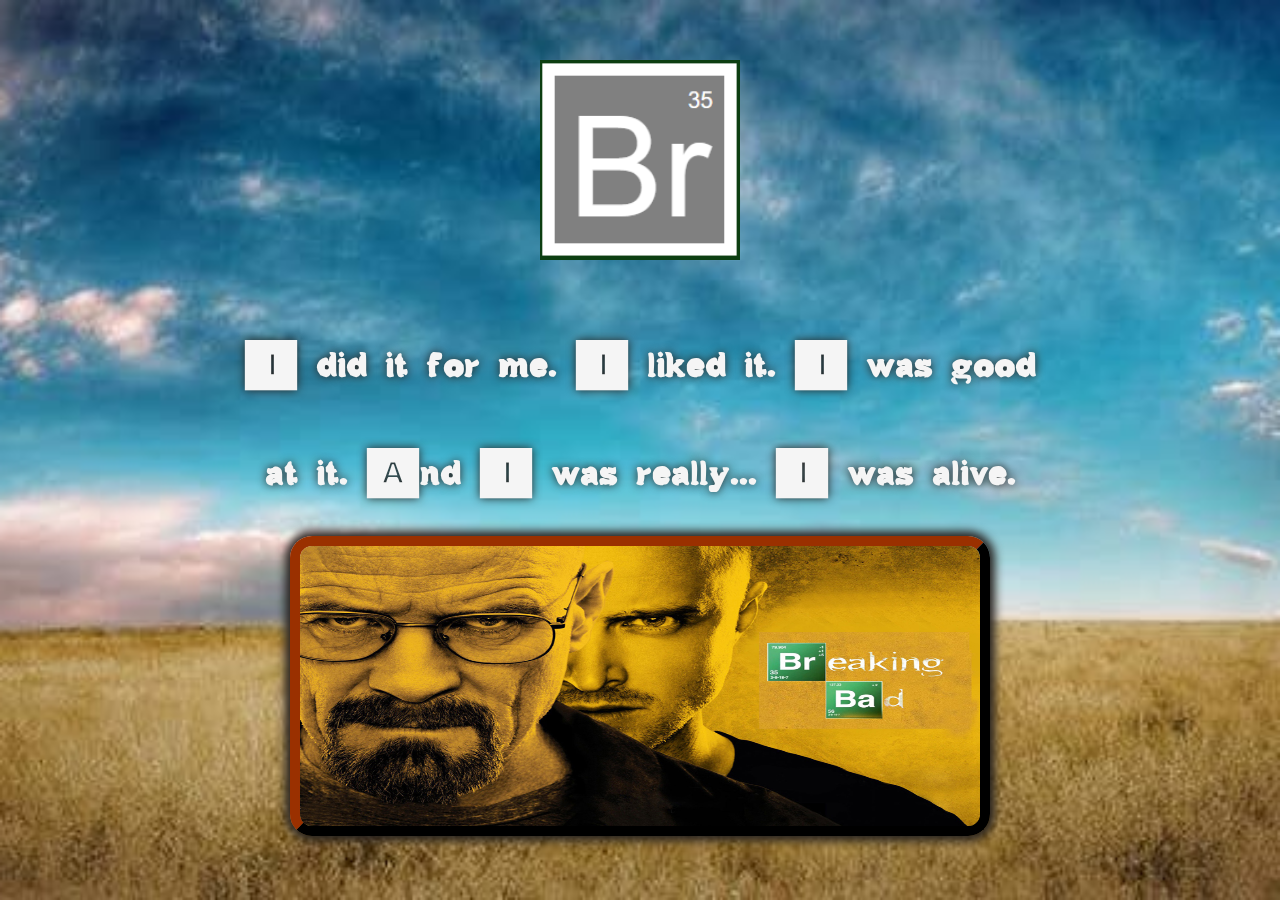
<file: index.html>
<!DOCTYPE html>
<html lang="es" class="bg-image">
  <head>
    <meta charset="UTF-8" />
    <meta name="viewport" content="width=device-width, initial-scale=1.0" />
    <link rel="icon" href="./IMG/icon.png" />
    <link rel="stylesheet" href="./css/styles.css" />
    <meta name="robots" content="index, follow" />
    <title>Breaking Bad</title>
  </head>
  <body>
    <header class="header_one">
      <img src="./IMG/logo.PNG" alt="Logo de Breaking Bad" />
      <h3 class="index-quote">
        I did it for me. I liked it. I was good at it. And I was really... I was
        alive.
      </h3>
    </header>
    <section>
      <img class="poster" src="./IMG/poster.jpg" usemap="#image-map" />

      <map name="image-map">
        <area
          target="_blank"
          alt="formulario"
          title="formulario"
          href="formulario.html"
          coords="450,140,640,95"
          shape="rect"
        />
        <area
          target="_blank"
          alt="tabla"
          title="tabla"
          href="./tabla.html"
          coords="520,180,660,138"
          shape="rect"
        />
      </map>
    </section>
  </body>
</html>
</file>
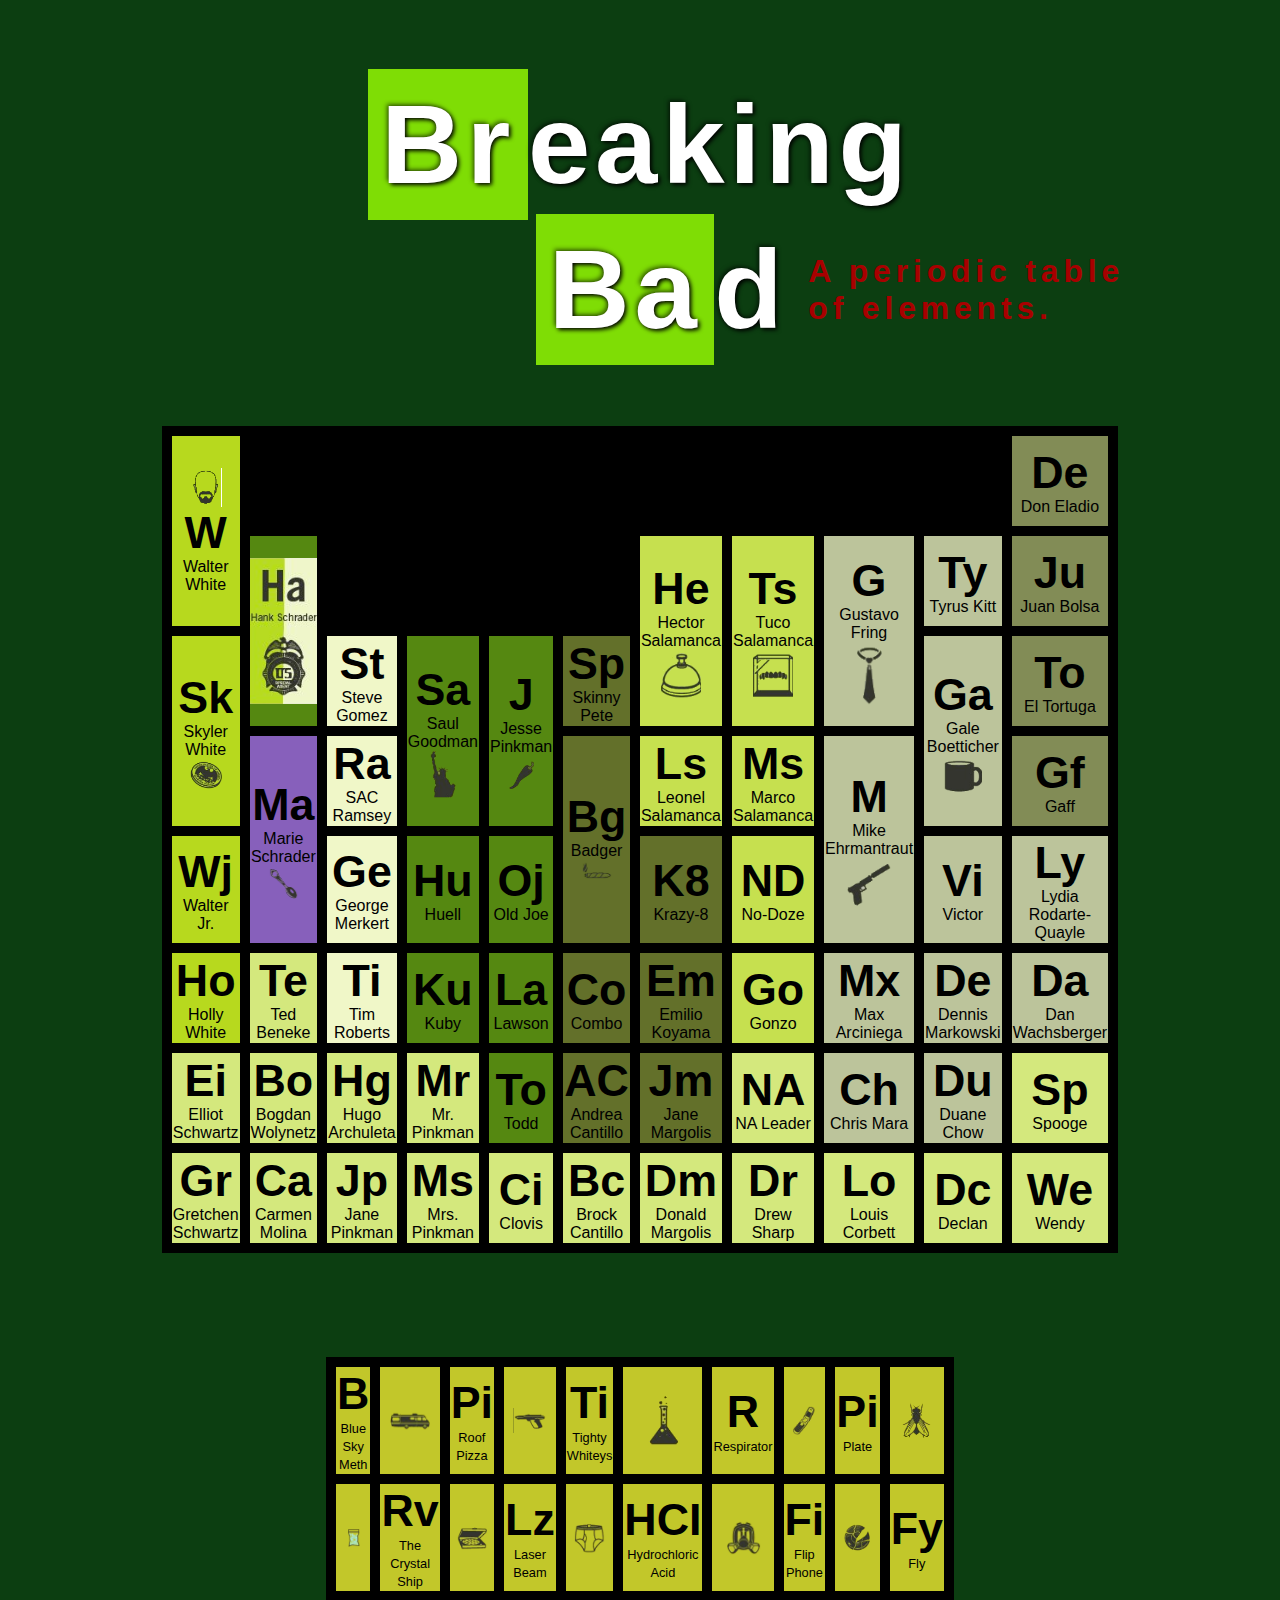
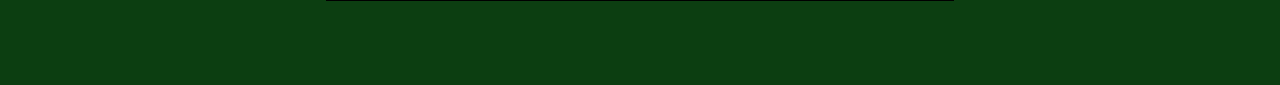
<file: tabla.html>
<!DOCTYPE html>
<html lang="es" class="tabla_body">
  <head>
    <meta charset="UTF-8" />
    <meta name="viewport" content="width=device-width, initial-scale=1.0" />
    <link rel="icon" href="./IMG/icon.png" />

    <link rel="stylesheet" href="./css/styles.css" />
    <meta name="robots" content="index, follow" />
    <title>Tabla Periodica | Breaking Bad</title>
  </head>
  <body>
    <header class="tabla_header">
      <h1 class="title"><span class="title_br">Br</span>eaking</h1>
      <div class="tabla_subheader">
        <h1><span class="title_ba">Ba</span>d</h1>
        <p>
          A periodic table <br />
          of elements.
        </p>
      </div>
    </header>
    <section>
      <table>
        <!-- Generating 8 rows -->
        <tr>
          <!-- Generating 11 columns for each row -->
          <td rowspan="2" class="lime-green">
            <img
              src="./IMG/tablaperiodica/walterwhite.png"
              alt="Walter White"
            />

            <p>W</p>

            <span> Walter White </span>
          </td>
          <td class="oneTwo">1-2</td>
          <td rowspan="2" class="oneTwo">1-3</td>
          <td rowspan="2" class="oneTwo">1-4</td>
          <td rowspan="2" class="oneTwo">1-5</td>
          <td rowspan="2" class="oneTwo">1-6</td>
          <td class="oneTwo">1-7</td>
          <td class="oneTwo">1-8</td>
          <td class="oneTwo">1-9</td>
          <td class="oneTwo">1-10</td>
          <td class="moss-green">
            <p>De</p>
            <span> Don Eladio </span>
          </td>
        </tr>
        <tr>
          <td rowspan="2" class="hank_bg"></td>

          <td rowspan="2" class="lemon-green">
            <p>He</p>
            <span> Hector Salamanca </span>
            <img
              src="./IMG/tablaperiodica/hectorsalamanca.png"
              alt="Hector Salamanca"
            />
          </td>
          <td rowspan="2" class="lemon-green">
            <p>Ts</p>
            <span> Tuco Salamanca </span>
            <img
              src="./IMG/tablaperiodica/tucosalamanca.png"
              alt="Tuco Salamanca"
            />
          </td>
          <td rowspan="2" class="sage-green">
            <p>G</p>
            <span> Gustavo Fring </span>
            <img
              src="./IMG/tablaperiodica/gustavofrink.png"
              alt="Gustavo Fring"
            />
          </td>
          <td class="sage-green">
            <p>Ty</p>
            <span> Tyrus Kitt </span>
          </td>
          <td class="moss-green">
            <p>Ju</p>
            <span> Juan Bolsa </span>
          </td>
        </tr>
        <tr>
          <td rowspan="2" class="lime-green">
            <p>Sk</p>

            <span> Skyler White </span>
            <img
              src="./IMG/tablaperiodica/skylerwhite.png"
              alt="Skyler White"
            />
          </td>

          <td class="white_bg">
            <p>St</p>

            <span> Steve Gomez </span>
          </td>
          <td rowspan="2">
            <p>Sa</p>
            <span> Saul Goodman </span>
            <img
              src="./IMG/tablaperiodica/saulgoodman.png"
              alt="Saul Goodman"
            />
          </td>
          <td rowspan="2">
            <p>J</p>
            <span> Jesse Pinkman </span>
            <img
              src="./IMG/tablaperiodica/jessiepinkman.png"
              alt="Jesse Pinkman"
            />
          </td>
          <td class="dark_green_bg">
            <p>Sp</p>
            <span> Skinny Pete </span>
          </td>

          <td rowspan="2" class="sage-green">
            <p>Ga</p>
            <span> Gale Boetticher </span>
            <img src="./IMG/tablaperiodica/gale.png" alt="Gale Boetticher" />
          </td>
          <td class="moss-green">
            <p>To</p>
            <span> El Tortuga </span>
          </td>
        </tr>
        <tr>
          <td rowspan="2" class="marie_bg">
            <p>Ma</p>

            <span> Marie Schrader </span>
            <img
              src="./IMG/tablaperiodica/marieschrader.png"
              alt="Marie Schrader"
            />
          </td>
          <td class="white_bg">
            <p>Ra</p>
            <span> SAC Ramsey </span>
          </td>
          <td rowspan="2" class="dark_green_bg">
            <p>Bg</p>
            <span> Badger </span>
            <img src="./IMG/tablaperiodica/badger.png" alt="Badger" />
          </td>
          <td class="lemon-green">
            <p>Ls</p>
            <span> Leonel Salamanca </span>
          </td>
          <td class="lemon-green">
            <p>Ms</p>
            <span> Marco Salamanca </span>
          </td>
          <td rowspan="2" class="sage-green">
            <p>M</p>
            <span> Mike Ehrmantraut </span>
            <img src="./IMG/tablaperiodica/mike.png" alt="Mike Ehrmantraut" />
          </td>

          <td class="moss-green">
            <p>Gf</p>
            <span> Gaff </span>
          </td>
        </tr>
        <tr>
          <td class="lime-green">
            <p>Wj</p>

            <span> Walter Jr. </span>
          </td>

          <td class="white_bg">
            <p>Ge</p>
            <span> George Merkert </span>
          </td>
          <td>
            <p>Hu</p>
            <span> Huell </span>
          </td>
          <td>
            <p>Oj</p>
            <span> Old Joe </span>
          </td>

          <td class="dark_green_bg">
            <p>K8</p>
            <span> Krazy-8 </span>
          </td>
          <td class="lemon-green">
            <p>ND</p>
            <span> No-Doze </span>
          </td>

          <td class="sage-green">
            <p>Vi</p>
            <span>Victor </span>
          </td>
          <td class="sage-green">
            <p>Ly</p>
            <span> Lydia Rodarte-Quayle </span>
          </td>
        </tr>
        <tr>
          <td class="lime-green">
            <p>Ho</p>

            <span> Holly White </span>
          </td>
          <td class="soft-chartreuse">
            <p>Te</p>

            <span> Ted Beneke </span>
          </td>
          <td class="white_bg">
            <p>Ti</p>
            <span> Tim Roberts </span>
          </td>
          <td>
            <p>Ku</p>
            <span> Kuby </span>
          </td>
          <td>
            <p>La</p>
            <span> Lawson </span>
          </td>
          <td class="dark_green_bg">
            <p>Co</p>
            <span> Combo </span>
          </td>
          <td class="dark_green_bg">
            <p>Em</p>
            <span> Emilio Koyama </span>
          </td>
          <td class="lemon-green">
            <p>Go</p>
            <span> Gonzo </span>
          </td>
          <td class="sage-green">
            <p>Mx</p>
            <span> Max Arciniega </span>
          </td>
          <td class="sage-green">
            <p>De</p>
            <span> Dennis Markowski </span>
          </td>
          <td class="sage-green">
            <p>Da</p>
            <span> Dan Wachsberger </span>
          </td>
        </tr>
        <tr>
          <td class="soft-chartreuse">
            <p>Ei</p>

            <span> Elliot Schwartz </span>
          </td>
          <td class="soft-chartreuse">
            <p>Bo</p>
            <span> Bogdan Wolynetz </span>
          </td>
          <td class="soft-chartreuse">
            <p>Hg</p>
            <span> Hugo Archuleta </span>
          </td>
          <td class="soft-chartreuse">
            <p>Mr</p>
            <span> Mr. Pinkman </span>
          </td>
          <td>
            <p>To</p>
            <span> Todd </span>
          </td>
          <td class="dark_green_bg">
            <p>AC</p>
            <span> Andrea Cantillo </span>
          </td>
          <td class="dark_green_bg">
            <p>Jm</p>
            <span> Jane Margolis </span>
          </td>
          <td class="soft-chartreuse">
            <p>NA</p>
            <span> NA Leader </span>
          </td>
          <td class="sage-green">
            <p>Ch</p>
            <span> Chris Mara </span>
          </td>
          <td class="sage-green">
            <p>Du</p>
            <span> Duane Chow </span>
          </td>
          <td class="soft-chartreuse">
            <p>Sp</p>
            <span> Spooge </span>
          </td>
        </tr>
        <tr>
          <td class="soft-chartreuse">
            <p>Gr</p>

            <span> Gretchen Schwartz </span>
          </td>
          <td class="soft-chartreuse">
            <p>Ca</p>
            <span> Carmen Molina </span>
          </td>
          <td class="soft-chartreuse">
            <p>Jp</p>
            <span> Jane Pinkman </span>
          </td>
          <td class="soft-chartreuse">
            <p>Ms</p>
            <span> Mrs. Pinkman </span>
          </td>
          <td class="soft-chartreuse">
            <p>Ci</p>
            <span> Clovis </span>
          </td>
          <td class="soft-chartreuse">
            <p>Bc</p>
            <span> Brock Cantillo </span>
          </td>
          <td class="soft-chartreuse">
            <p>Dm</p>
            <span> Donald Margolis </span>
          </td>
          <td class="soft-chartreuse">
            <p>Dr</p>
            <span> Drew Sharp </span>
          </td>
          <td class="soft-chartreuse">
            <p>Lo</p>
            <span> Louis Corbett </span>
          </td>
          <td class="soft-chartreuse">
            <p>Dc</p>
            <span> Declan </span>
          </td>
          <td class="soft-chartreuse">
            <p>We</p>
            <span> Wendy </span>
          </td>
        </tr>
      </table>
    </section>
    <section>
      <table class="table_two">
        <tr>
          <td>
            <p>B</p>
            <span>
              Blue Sky <br />
              Meth
            </span>
          </td>
          <td>
            <img src="./IMG/tablaperiodica/bus.png" alt="Blue Sky Meth" />
          </td>
          <td>
            <p>Pi</p>
            <span>
              Roof <br />
              Pizza
            </span>
          </td>
          <td>
            <img src="./IMG/tablaperiodica/pistola.png" alt="Pistola" />
          </td>
          <td>
            <p>Ti</p>
            <span>
              Tighty <br />
              Whiteys
            </span>
          </td>
          <td>
            <img src="./IMG/tablaperiodica/pocima.png" alt="Quimica"
            style="width: 55%;"
          </td>
          <td>
            <p>R</p>
            <span> Respirator </span>
          </td>
          <td>
            <img src="./IMG/tablaperiodica/movil.png" alt="Móvil" />
          </td>
          <td>
            <p>Pi</p>
            <span> Plate </span>
          </td>
          <td>
            <img src="./IMG/tablaperiodica/mosca.png" alt="Mosca" />
          </td>
        </tr>
        <tr>
          <td>
            <img
              src="./IMG/tablaperiodica/cristal.png"
              alt="Cristal"
              style="width: 40%"
            />
          </td>
          <td>
            <p>Rv</p>
            <span>
              The <br />
              Crystal Ship
            </span>
          </td>
          <td>
            <img src="./IMG/tablaperiodica/pizza.png" alt="Pizza" />
          </td>
          <td>
            <p>Lz</p>
            <span> Laser Beam </span>
          </td>
          <td>
            <img
              src="./IMG/tablaperiodica/calzoncillos.png"
              alt="Calzoncillos"
            />
          </td>
          <td>
            <p>HCI</p>
            <span>
              Hydrochloric <br />
              Acid
            </span>
          </td>
          <td>
            <img
              src="./IMG//tablaperiodica/mascara.png"
              alt="Máscara"
              style="width: 60%"
            />
          </td>
          <td>
            <p>Fi</p>
            <span> Flip Phone </span>
          </td>
          <td>
            <img src="./IMG/tablaperiodica/plato.png" alt="Plato" />
          </td>
          <td>
            <p>Fy</p>
            <span> Fly </span>
          </td>
        </tr>
      </table>
    </section>
  </body>
</html>
</file>
<file: css/styles.css>
* {
  margin: 0;
  box-sizing: border-box;
}

@font-face {
  font-family: "Breaking_Bad";
  src: url("../font/Breaking Bad.ttf") format("truetype");
  font-weight: normal !important;
  font-style: normal !important;
}

img,
picture,
video,
canvas,
svg {
  display: block;
  max-width: 100%;
}

input,
button,
textarea,
select {
  font: inherit;
}

p,
h1,
h2,
h3,
h4,
h5,
h6 {
  overflow-wrap: break-word;
}

p {
  text-wrap: pretty;
}

h1,
h2,
h3,
h4,
h5,
h6 {
  text-wrap: balance;
}

#root,
#__next {
  isolation: isolate;
}

.bg-image body {
  background-image: url("../IMG/fondo.jpg");
  background-size: cover;
  background-attachment: fixed;
  background-repeat: no-repeat;
  background-position: center;
  font-family: "Breaking_Bad";
  line-height: 1.5;
  -webkit-font-smoothing: antialiased;
}

.header_one {
  display: flex;
  justify-content: center;
  align-items: center;
  flex-direction: column;
  margin-top: 60px;
}

.header_one img {
  width: 200px;
  height: 200px;
  margin-bottom: 20px;
}

.index-quote {
  font-size: 4.5em;
  color: whitesmoke;
  text-shadow: 0 0 10px #272321;
  text-align: center;
  margin-top: 20px;
}

section {
  display: flex;
  justify-content: center;
  align-items: center;
  flex-direction: column;
  margin-top: 20px;
  margin-bottom: 5%;
}

.poster {
  width: 700px;
  height: 300px;
  border: 10px outset #461600;
  border-radius: 22px;
  box-shadow: 0 0 10px 5px #272321;
}

.tabla_body > body {
  background-color: #0c3e11 !important;
}

.tabla_header {
  display: flex;
  justify-content: space-between;
  flex-direction: column;
  align-items: center;
  padding: 1rem;
  padding-top: 5rem;
  font-family: Arial, Helvetica, sans-serif;
}

.tabla_header h1 {
  color: #fff;
  font-size: 7rem;
  font-weight: 700;
  letter-spacing: 0.3rem;
  text-shadow: 2px 2px 4px rgb(0, 0, 0), -2px -2px 4px rgba(0, 0, 0, 0.5);
}

.title_br, .title_ba {
  background-color: #7fdd05;
  padding: 0.8rem;
  text-shadow: 2px 2px 4px rgb(0, 0, 0), -2px -2px 4px rgba(0, 0, 0, 0.5);
}

.tabla_subheader {
  display: flex;
  justify-content: space-between;
  flex-direction: row;
  align-items: center;
  padding: 1rem;
  margin-left: 380px;
}

.tabla_subheader p {
  color: #a80000;
  font-size: 2rem;
  font-weight: 700;
  letter-spacing: 0.3rem;
  margin-left: 1.3rem;
}

table {
  width: 50%;
  border-collapse: collapse;
  border-spacing: 0;
  margin-top: 1rem;
  background-color: black;
  margin: 20px auto;
  padding: 5px;
  font-family: Arial, Helvetica, sans-serif;
}

td {
  border: 10px solid #000000;
  text-align: center;
  width: 80px;
  height: 100px;
  background-color: #558811;
}

td > p {
  font-size: 2.8rem;
  font-weight: bold;
}

td > img {
  display: block;
  margin-left: auto;
  margin-right: auto;
  width: 50%;
}

.oneTwo {
  background-color: #000000;
}

.hank_bg {
  background-image: url("../IMG/tablaperiodica/hankschrader.png");
  background-repeat: no-repeat;
  background-position: center;
}

.marie_bg {
  background-color: #8760bb;
}

.white_bg {
  background-color: #f0f7c8;
}

.dark_green_bg {
  background-color: #63702a;
}

.sage-green {
  background-color: #bcc49b;
}

.moss-green {
  background-color: #828c56;
}

.soft-chartreuse {
  background-color: #d4e87d;
}

.lime-green {
  background-color: #b7d91e;
}

.lemon-green {
  background-color: #c6e04f;
}

.table_two {
  width: 45% !important;
  border: 3px solid #000;
  border-collapse: collapse;
}

.table_two td {
  background-color: #c2c72a;
}

.table_two img {
  width: 70%;
}

.table_two td span {
  font-size: 0.8rem;
}
</file>
